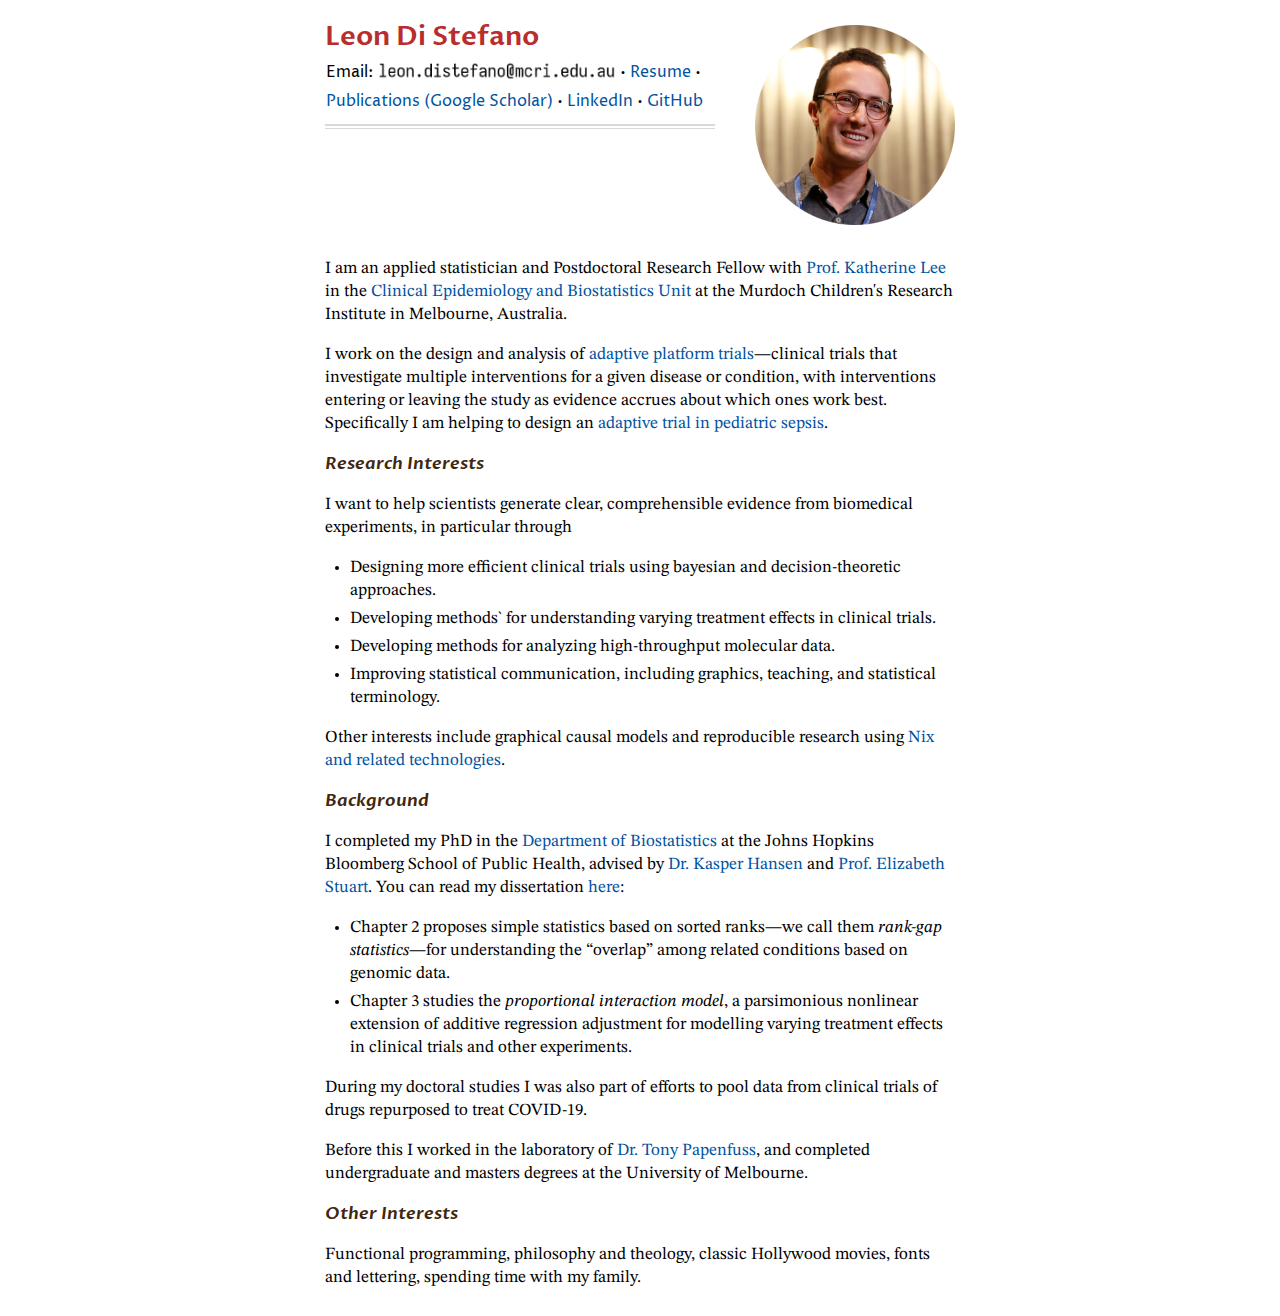
<file: index.html>
<!DOCTYPE html>
<html lang="en">
  <head>
    <title>Homepage of Leon Di Stefano</title>

    <meta charset="utf-8">
    <meta name="viewport" content="width=device-width, initial-scale=1">
    <meta name="description" content="Homepage of Leon Di Stefano">
    
    

    <meta property="og:site_name" content="Leon Di Stefano">
    <meta property="og:title" content="Homepage of Leon Di Stefano">
    <meta property="og:url" content="https://l-d-s.github.io/index.html">
    <meta property="og:description" content="Homepage of Leon Di Stefano">
    
    
    <meta property="og:type" content="website">
    

    
    <meta property="twitter:site" content="Leon Di Stefano">
    <meta property="twitter:title" content="Homepage of Leon Di Stefano">
    <meta property="twitter:description" content="Homepage of Leon Di Stefano">
    

    <link rel="shortcut icon" href="/favicon.ico">
    <link rel="canonical" href="https://l-d-s.github.io/index.html">

    <link rel="alternate" href="./atom.xml" title="Posts" type="application/atom+xml">
    <link rel="alternate" href="./rss.xml" title="Posts" type="application/rss+xml">

    <link rel="stylesheet" href="./css/default.css" />
    <link rel="stylesheet" href="./css/code.css" />
    <link rel="preconnect" href="https://fonts.googleapis.com">
    <link rel="preconnect" href="https://fonts.gstatic.com" crossorigin>
    <link rel="stylesheet" href="https://fonts.googleapis.com/css2?family=STIX+Two+Text:ital@0;1&display=swap">
    <link rel="stylesheet" href="https://fonts.googleapis.com/css?family=Proza+Libre:400,600,600italic" />
  </head>
  <body>
    <header style="display: flex; flex-wrap: wrap; margin-top: 15px">
  
  <div style="flex-grow: 1; width: 280px;">
    <h1 style="color: #b82d2d; margin: 0px; margin-bottom: 10px">Leon Di Stefano</h1>
    <div style="line-height: 1.8em; padding-left: 1px">
      Email:
      <div style="display: inline;">
        <img src="./images/handwritten.jpg" alt="Image of email address" style="height: 22px; width: 238.6px; margin-bottom: -4.5px;">
      </div>
      •
      <a href="https://drive.google.com/file/d/1LDcweSJ_n4BLJSwe5l49XLj2h42GThQ8/view?usp=sharing">Resume</a>
      •
      <a href="https://scholar.google.com/citations?user=9V_GR-QAAAAJ&hl=en">Publications (Google Scholar)</a>
      •
      <a href="https://www.linkedin.com/in/leon-di-stefano-b510b7154">LinkedIn</a>
      •
      <a href="https://github.com/l-d-s/">GitHub</a>
      </div>
    <hr style="background: url(./assets/scotch.png) repeat-x 0 top; height: 5px; border: none; margin-bottom: 25px;">
  </div>
  <img
    alt="Photo of Leon Di Stefano"
    src="./images/headshot_circle.png"
    width="200"
    height="200"
    style="margin-bottom: 15px; margin-left: 40px"
  />
</header>
<main>
  <section>

    <p> I am an applied statistician and Postdoctoral Research Fellow with <a
    href="https://www.mcri.edu.au/researcher-details/katherine-lee">Prof.
    Katherine Lee</a> in the <a
    href="https://www.mcri.edu.au/research/research-areas/population-health/clinical-epidemiology-biostatistics-cebu">
    Clinical Epidemiology and Biostatistics Unit </a> at the Murdoch Children's
    Research Institute in Melbourne, Australia. </p>
    
    <p> I work on the design and analysis of <a
    href="https://doi.org/10.1038/s41573-019-0034-3">adaptive platform
    trials</a>—clinical trials that investigate multiple interventions for a
    given disease or condition, with interventions entering or leaving the
    study as evidence accrues about which ones work best. Specifically I am
    helping to design an <a
    href="https://doi.org/10.1111/1742-6723.14409">adaptive trial in pediatric
    sepsis</a>.</p>

    <h3>Research Interests</h3> 
    
    <p>I want to help scientists generate clear, comprehensible evidence from
    biomedical experiments, in particular through </p>
      
    <ul>
  
    <li> Designing more efficient clinical trials using bayesian and decision-theoretic
    approaches.</li>

    
    <li> Developing methods` for understanding varying treatment effects
      in clinical trials. </li>
      
      <li> Developing methods for analyzing high-throughput molecular data. </li> 
      
    <li>
        Improving statistical communication, including graphics, teaching, and
        statistical terminology.</li> 
      </ul>
       
<p>Other interests include graphical causal models and reproducible research using
<a href="https://doi.org/10.1093/gigascience/giaa121">Nix and related
technologies</a>.</p>
          
    <h3>Background</h3>
    
    <p> I completed my PhD in the <a
    href="https://publichealth.jhu.edu/departments/biostatistics"> Department
    of Biostatistics</a> at the Johns Hopkins Bloomberg School of Public
    Health, advised by <a href="https://www.hansenlab.org/">Dr. Kasper
      Hansen</a> and <a href="https://www.elizabethstuart.org/">Prof. Elizabeth
        Stuart</a>. 
    <!-- </p>
    
<p> --> You can read my dissertation <a
href="https://drive.google.com/file/d/19weXObJs5NzlbYBdUwfMDhsX49_oC6Sv/view?usp=sharing">here</a>:</p>
<ul> 
  
    <li>Chapter 2 proposes simple statistics based on sorted ranks—we call them
    <i>rank-gap statistics</i>—for understanding the “overlap” among related
    conditions based on genomic data.</li>

    <li>Chapter 3 studies the <i>proportional interaction model</i>, a
    parsimonious nonlinear extension of additive regression adjustment for
    modelling varying treatment effects in clinical trials and other
    experiments.</li> </ul>

    During my doctoral studies I was also part of efforts to pool data from
    clinical trials of drugs repurposed to treat COVID-19.
    
  <p> Before this I worked in the laboratory of <a
  href="https://www.wehi.edu.au/people/tony-papenfuss">Dr. Tony Papenfuss</a>,
  and completed undergraduate and masters degrees at the University of Melbourne.
  </p>



    <h3>Other Interests</h3> 
    
    <p>Functional programming, philosophy and theology,
    classic Hollywood movies, fonts and lettering, spending time with my family.
    </p>

 </section>
  <!-- <section>
    <h2>Posts</h2>
    <ul style="list-style-type: none; padding-left: 0px">
      
        <li>
          <small style="color: rgb(148, 133, 111); padding-right: .5em; font-family: 'JetBrains Mono'; font-style: normal; font-weight: 400;">2024-10-24</small>
          <span><a href="./using-a-passata-jar-as-a-desktop-water-bottle.html">Using a passata jar as a desktop water bottle</a></span>
        </li>
      
        <li>
          <small style="color: rgb(148, 133, 111); padding-right: .5em; font-family: 'JetBrains Mono'; font-style: normal; font-weight: 400;">2020-09-22</small>
          <span><a href="./hola-mundo.html">¡Hola Mundo!</a></span>
        </li>
      
        <li>
          <small style="color: rgb(148, 133, 111); padding-right: .5em; font-family: 'JetBrains Mono'; font-style: normal; font-weight: 400;">2020-09-21</small>
          <span><a href="./hello-world.html">Hello, world!</a></span>
        </li>
      
    </ul>
  </section> -->
</main>

    <script defer src="./js/script.js"></script>
  </body>
</html>
</file>
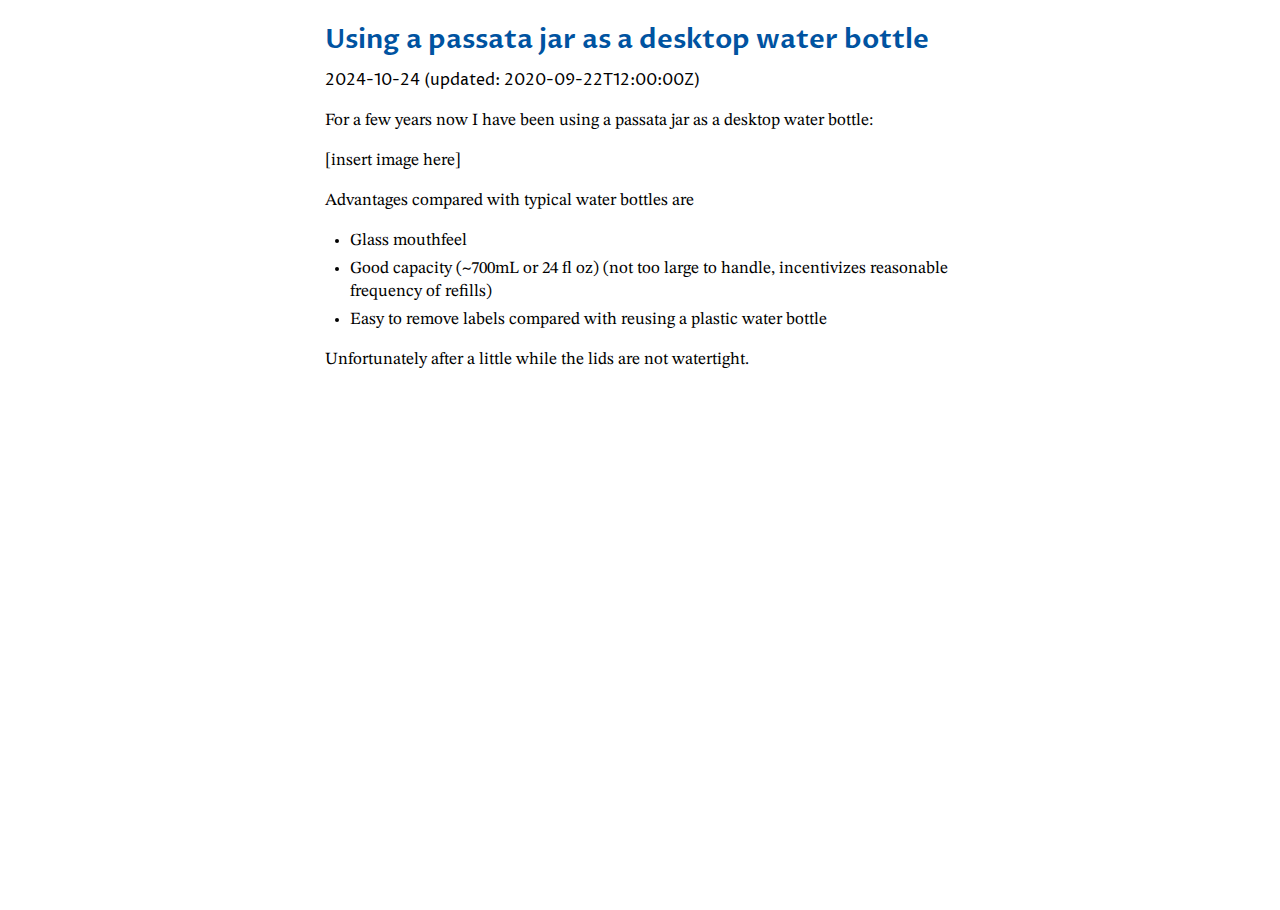
<file: using-a-passata-jar-as-a-desktop-water-bottle.html>
<!DOCTYPE html>
<html lang="en">
  <head>
    <title>Using a passata jar as a desktop water bottle</title>

    <meta charset="utf-8">
    <meta name="viewport" content="width=device-width, initial-scale=1">
    <meta name="description" content="A recommendation for desktop water bottles">
    
    <meta name="author" content="Leon Di Stefano">
    
    
    <meta name="keywords" content="productivity">
    

    <meta property="og:site_name" content="Leon Di Stefano">
    <meta property="og:title" content="Using a passata jar as a desktop water bottle">
    <meta property="og:url" content="https://l-d-s.github.io/using-a-passata-jar-as-a-desktop-water-bottle.html">
    <meta property="og:description" content="A recommendation for desktop water bottles">
    
    
    <meta property="og:type" content="article">
    

    
    <meta property="twitter:site" content="Leon Di Stefano">
    <meta property="twitter:title" content="Using a passata jar as a desktop water bottle">
    <meta property="twitter:description" content="A recommendation for desktop water bottles">
    

    <link rel="shortcut icon" href="/favicon.ico">
    <link rel="canonical" href="https://l-d-s.github.io/using-a-passata-jar-as-a-desktop-water-bottle.html">

    <link rel="alternate" href="./atom.xml" title="Posts" type="application/atom+xml">
    <link rel="alternate" href="./rss.xml" title="Posts" type="application/rss+xml">

    <link rel="stylesheet" href="./css/default.css" />
    <link rel="stylesheet" href="./css/code.css" />
    <link rel="preconnect" href="https://fonts.googleapis.com">
    <link rel="preconnect" href="https://fonts.gstatic.com" crossorigin>
    <link rel="stylesheet" href="https://fonts.googleapis.com/css2?family=STIX+Two+Text:ital@0;1&display=swap">
    <link rel="stylesheet" href="https://fonts.googleapis.com/css?family=Proza+Libre:400,600,600italic" />
  </head>
  <body>
    <main>
  <article>
    <header>
      <h1>
        <a href="./using-a-passata-jar-as-a-desktop-water-bottle.html">Using a passata jar as a desktop water bottle</a>
      </h1>
      <div>
        2024-10-24 (updated: 2020-09-22T12:00:00Z)
      </div>
    </header>
    <section>
      <p>For a few years now I have been using a passata jar as a desktop water bottle:</p>
<p>[insert image here]</p>
<p>Advantages compared with typical water bottles are</p>
<ul>
<li>Glass mouthfeel</li>
<li>Good capacity (~700mL or 24 fl oz) (not too large to handle, incentivizes reasonable frequency of refills)</li>
<li>Easy to remove labels compared with reusing a plastic water bottle</li>
</ul>
<p>Unfortunately after a little while the lids are not watertight.</p>
    </section>
  </article>
</main>

    <script defer src="./js/script.js"></script>
  </body>
</html>
</file>
<file: css/default.css>
:root{font-size:62.5%;box-sizing:border-box;-ms-text-size-adjust:100%;-webkit-text-size-adjust:100%}*,*:before,*:after{box-sizing:inherit}html,body{min-height:100vh;max-width:65em;margin:auto;padding:5px}body{font-kerning:normal;-moz-font-feature-settings:"kern","liga","clig","calt";-ms-font-feature-settings:"kern","liga","clig","calt";-webkit-font-feature-settings:"kern","liga","clig","calt";font-feature-settings:"kern","liga","clig","calt";scroll-behavior:smooth;font-size:1.7rem;line-height:2.3rem;font-family:"Stix Two Text","Times New Roman",Times,"Nimbus Roman",serif}body,input,button{-webkit-font-smoothing:antialiased;-moz-osx-font-smoothing:grayscale}h1,h2,h3,h4{font-family:"Proza Libre",'Gill Sans','Gill Sans MT',Calibri,'Trebuchet MS',sans-serif}h1{font-size:2.7rem;font-weight:600}h2{font-size:2rem;font-weight:600}h3{font-size:1.7rem;font-weight:600;font-style:italic;display:inline;color:#3f2810}p+h3{display:inline}small{font-size:1.6rem;font-style:italic}pre.sourceCode{padding:2rem 1.5rem}ul{padding-inline-start:25px}li{margin:5px 0}header{font-family:"Proza Libre",'Gill Sans','Gill Sans MT',Calibri,'Trebuchet MS',sans-serif;font-size:1.6rem}a:link{color:#0053a1;text-decoration:none}a:hover{text-decoration:underline}a:visited{color:#1a8235}
</file>
<file: css/code.css>
pre>code.sourceCode{white-space:pre;position:relative}pre>code.sourceCode>span{display:inline-block;line-height:1.25}pre>code.sourceCode>span:empty{height:1.2em}.sourceCode{overflow:visible}code.sourceCode>span{color:inherit;text-decoration:inherit}div.sourceCode{margin:1em 0}pre.sourceCode{margin:0}@media screen{div.sourceCode{overflow:auto}}@media print{pre>code.sourceCode{white-space:pre-wrap}pre>code.sourceCode>span{text-indent:-5em;padding-left:5em}}pre.numberSource code{counter-reset:source-line 0}pre.numberSource code>span{position:relative;left:-4em;counter-increment:source-line}pre.numberSource code>span>a:first-child::before{content:counter(source-line);position:relative;left:-1em;text-align:right;vertical-align:baseline;border:none;display:inline-block;-webkit-touch-callout:none;-webkit-user-select:none;-khtml-user-select:none;-moz-user-select:none;-ms-user-select:none;user-select:none;padding:0 4px;width:4em;background-color:#232629;color:#7a7c7d}pre.numberSource{margin-left:3em;border-left:1px solid #7a7c7d;padding-left:4px}div.sourceCode{color:#cfcfc2;background-color:#232629}@media screen{pre>code.sourceCode>span>a:first-child::before{text-decoration:underline}}code span{color:#cfcfc2}code span.al{color:#95da4c;background-color:#4d1f24;font-weight:bold}code span.an{color:#3f8058}code span.at{color:#2980b9}code span.bn{color:#f67400}code span.bu{color:#7f8c8d}code span.cf{color:#fdbc4b;font-weight:bold}code span.ch{color:#3daee9}code span.cn{color:#27aeae;font-weight:bold}code span.co{color:#7a7c7d}code span.cv{color:#7f8c8d}code span.do{color:#a43340}code span.dt{color:#2980b9}code span.dv{color:#f67400}code span.er{color:#da4453;text-decoration:underline}code span.ex{color:#0099ff;font-weight:bold}code span.fl{color:#f67400}code span.fu{color:#8e44ad}code span.im{color:#27ae60}code span.in{color:#c45b00}code span.kw{color:#cfcfc2;font-weight:bold}code span.op{color:#cfcfc2}code span.ot{color:#27ae60}code span.pp{color:#27ae60}code span.re{color:#2980b9;background-color:#153042}code span.sc{color:#3daee9}code span.ss{color:#da4453}code span.st{color:#f44f4f}code span.va{color:#27aeae}code span.vs{color:#da4453}code span.wa{color:#da4453}
</file>
